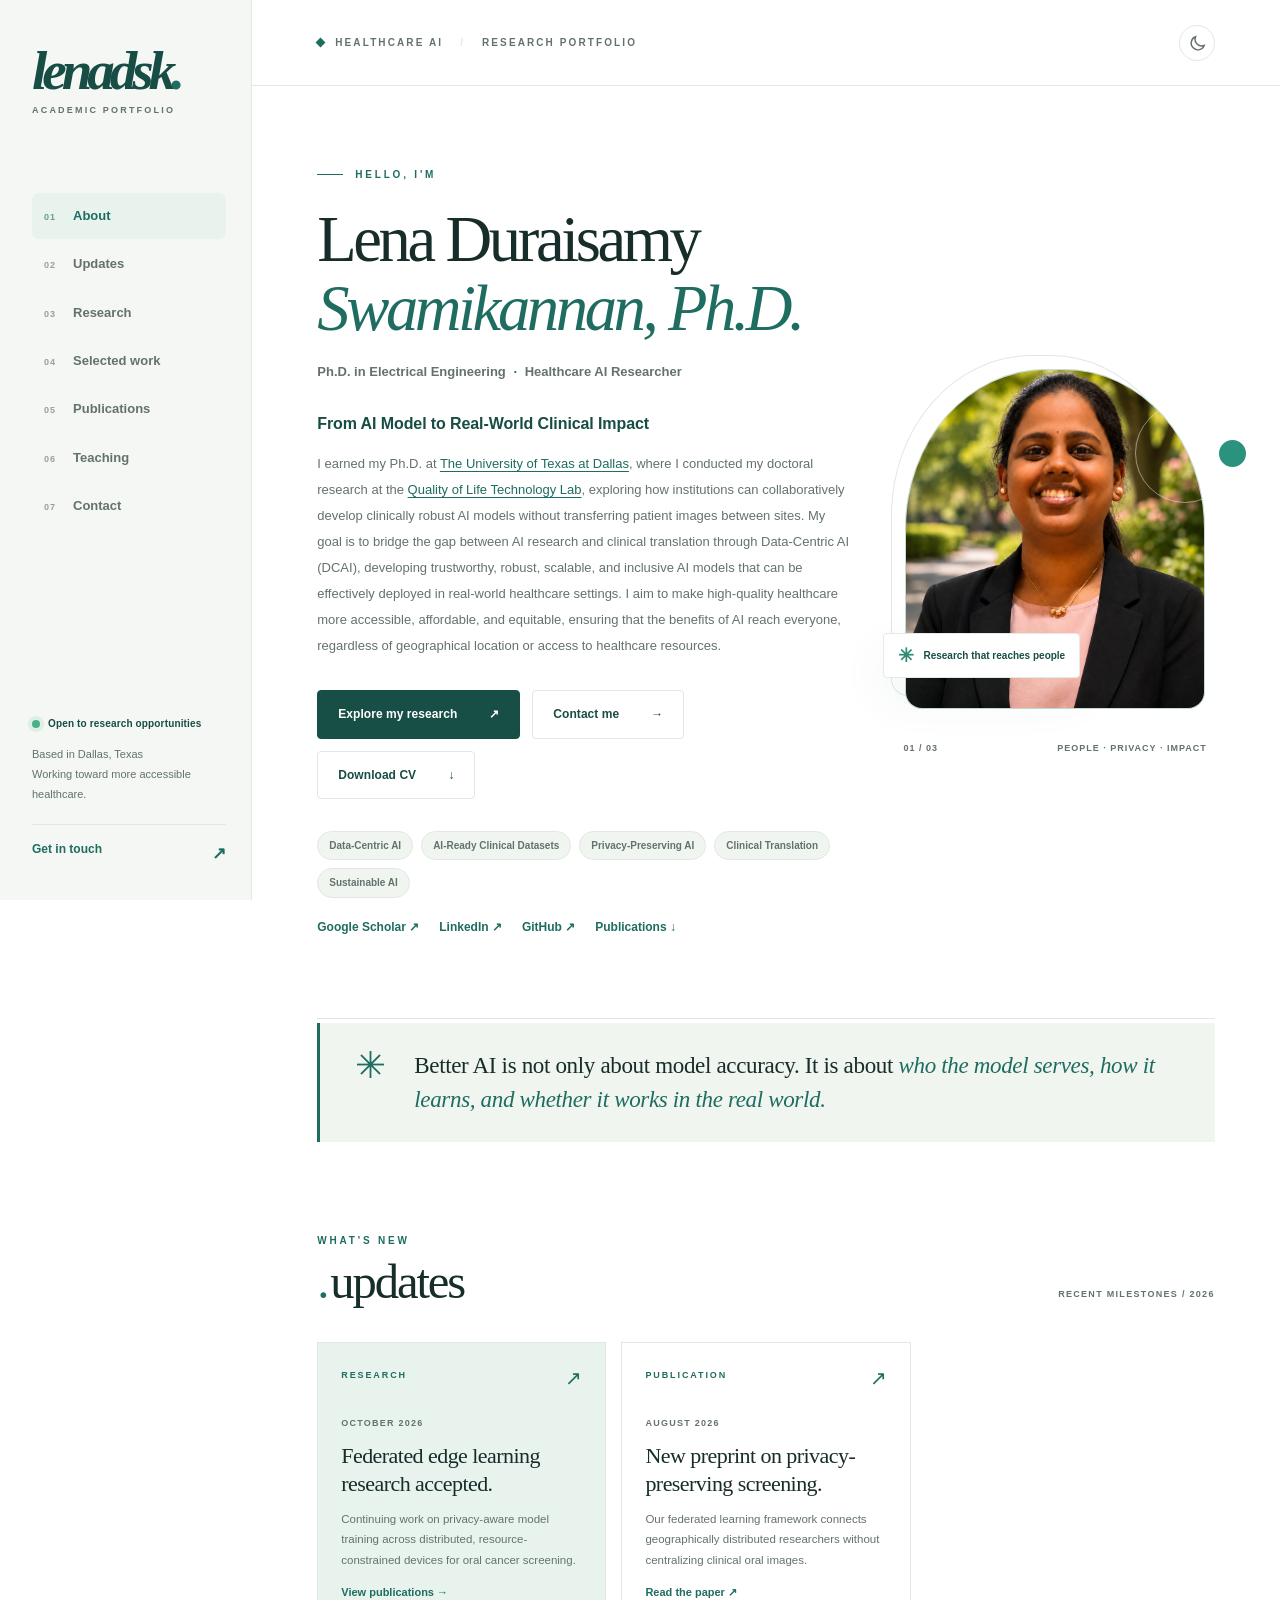
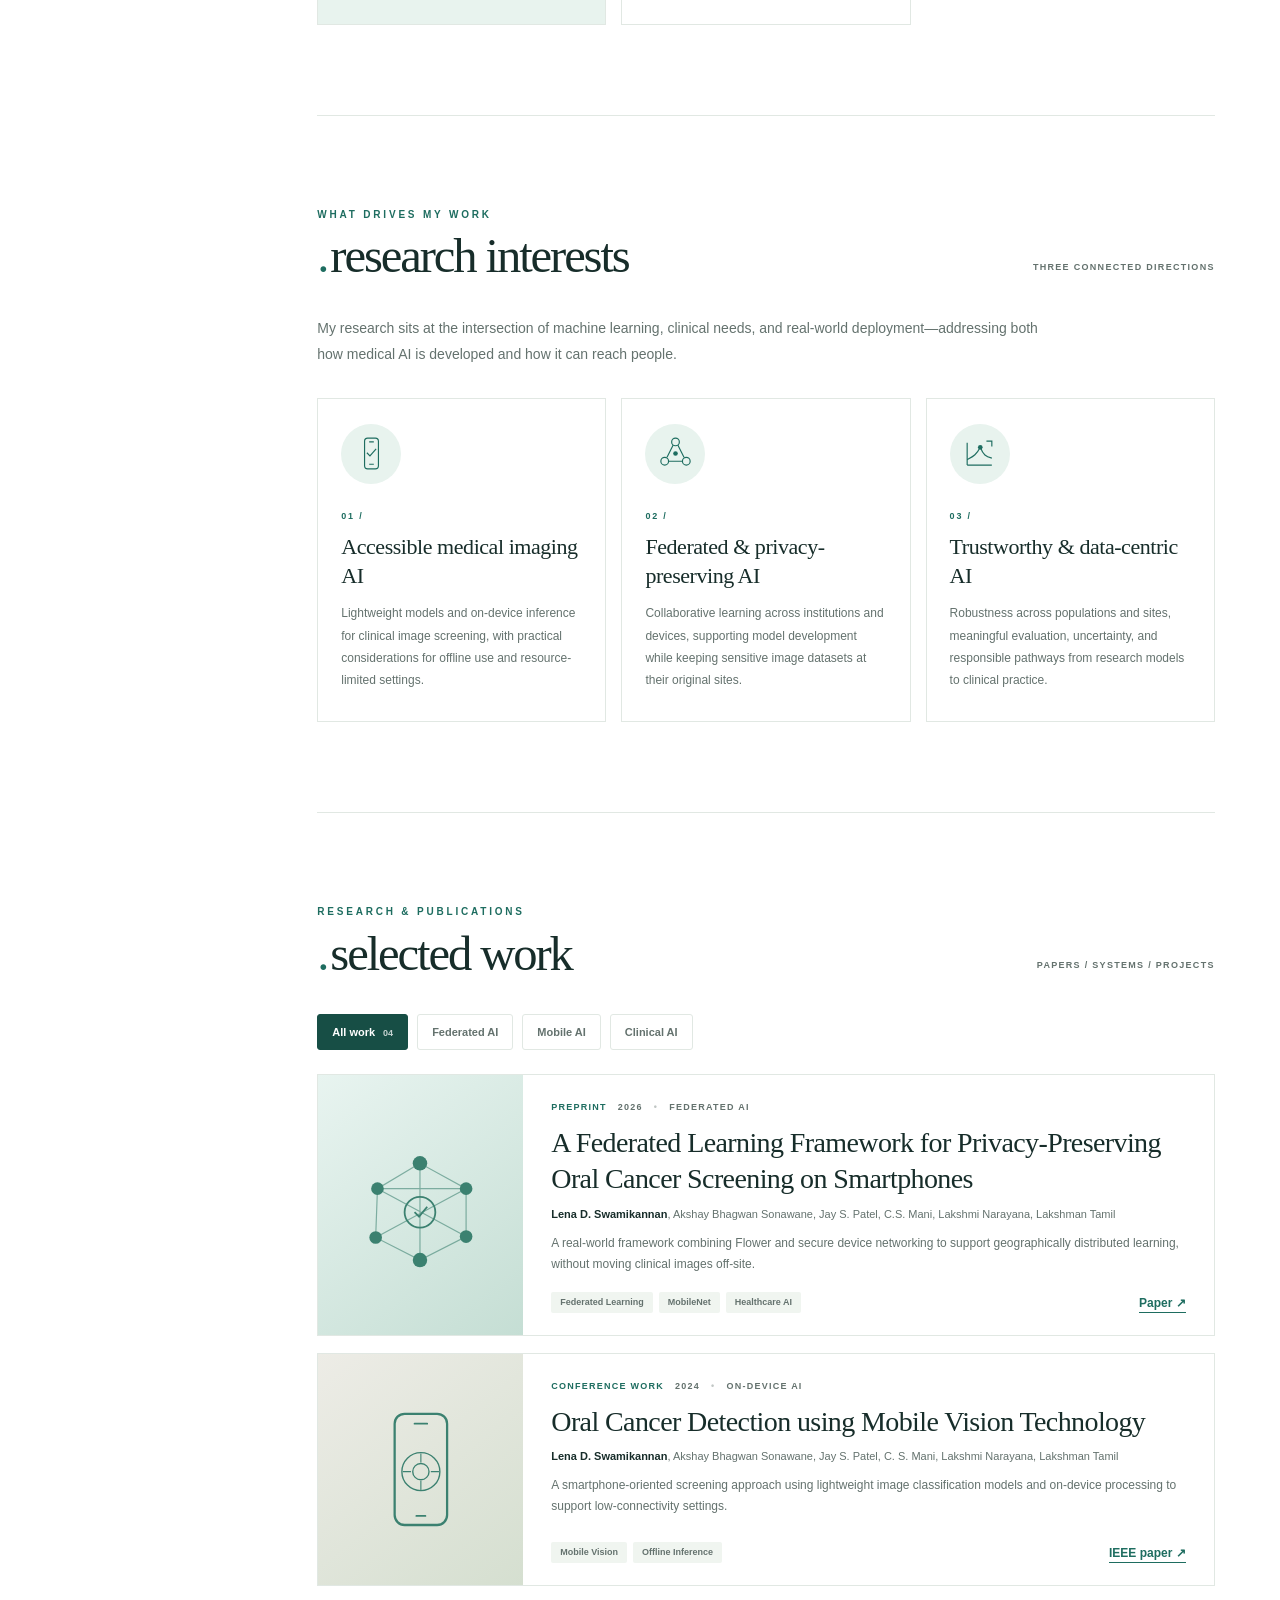
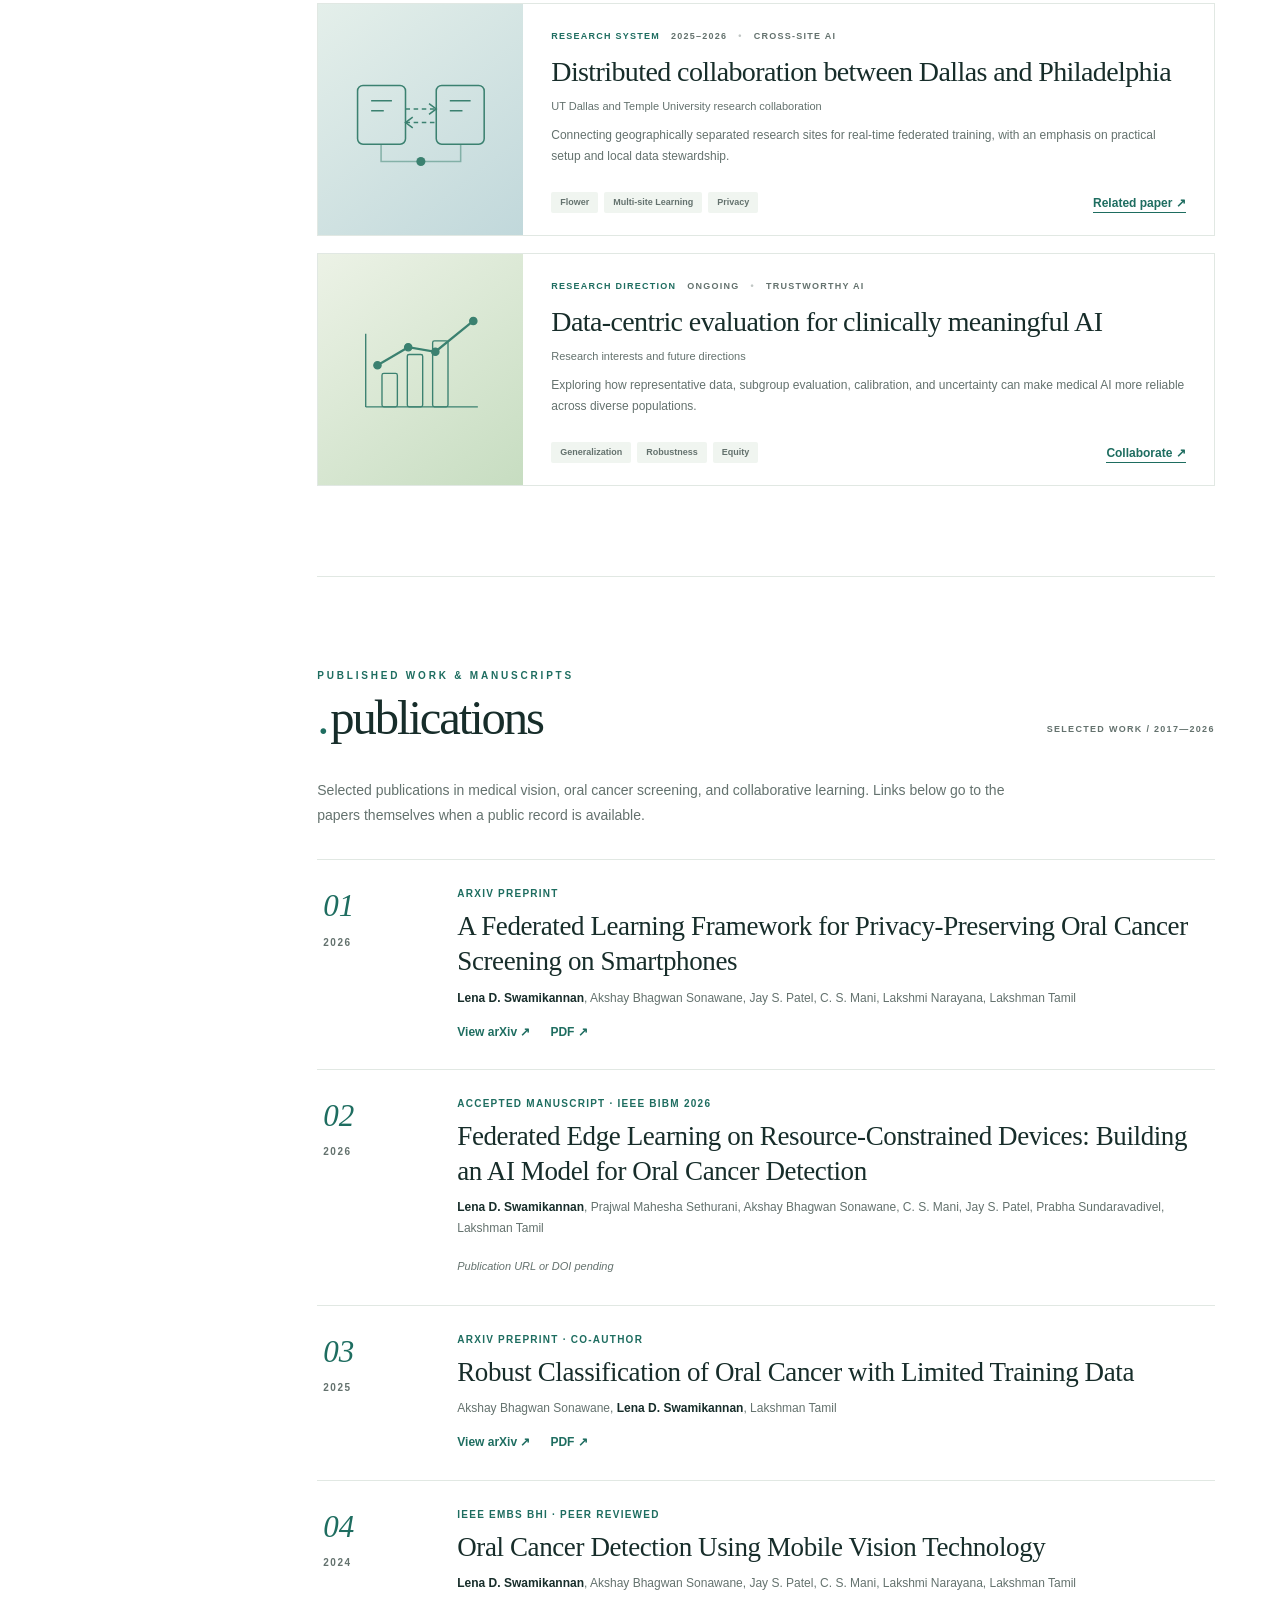
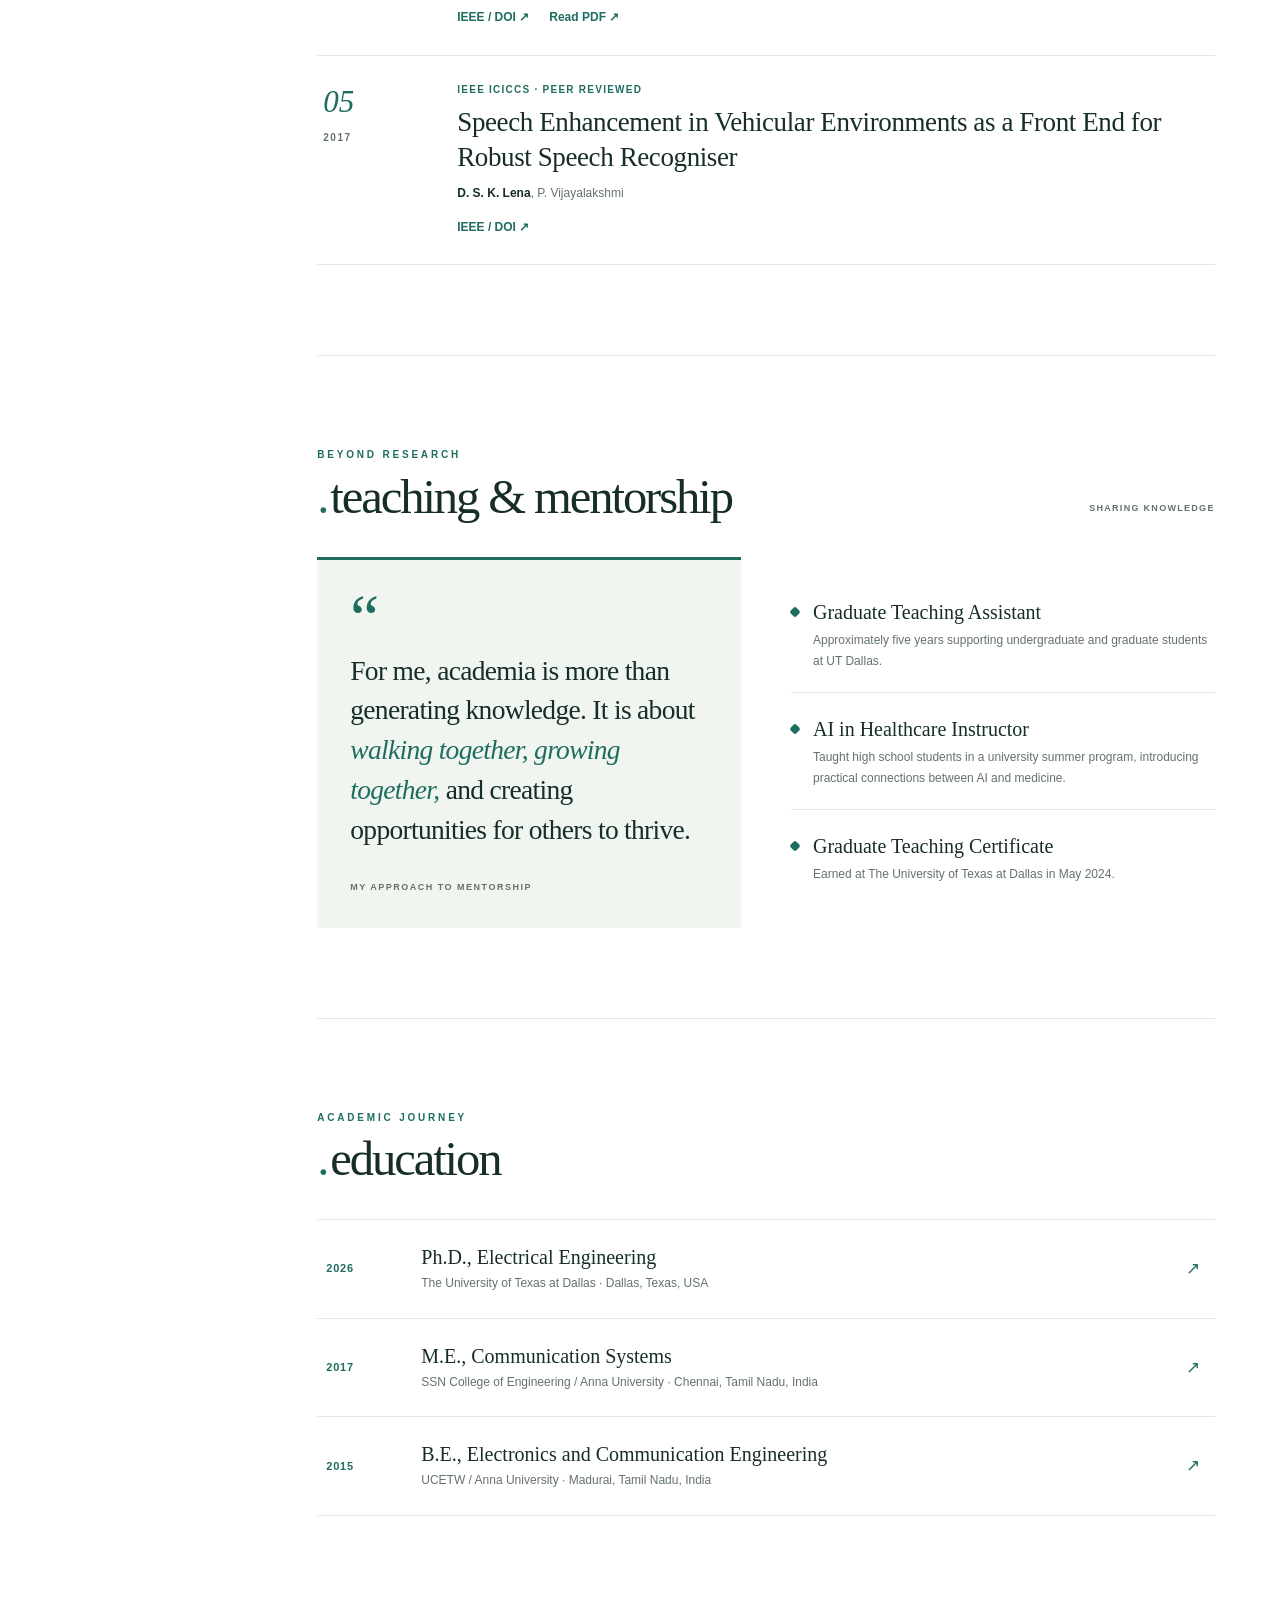
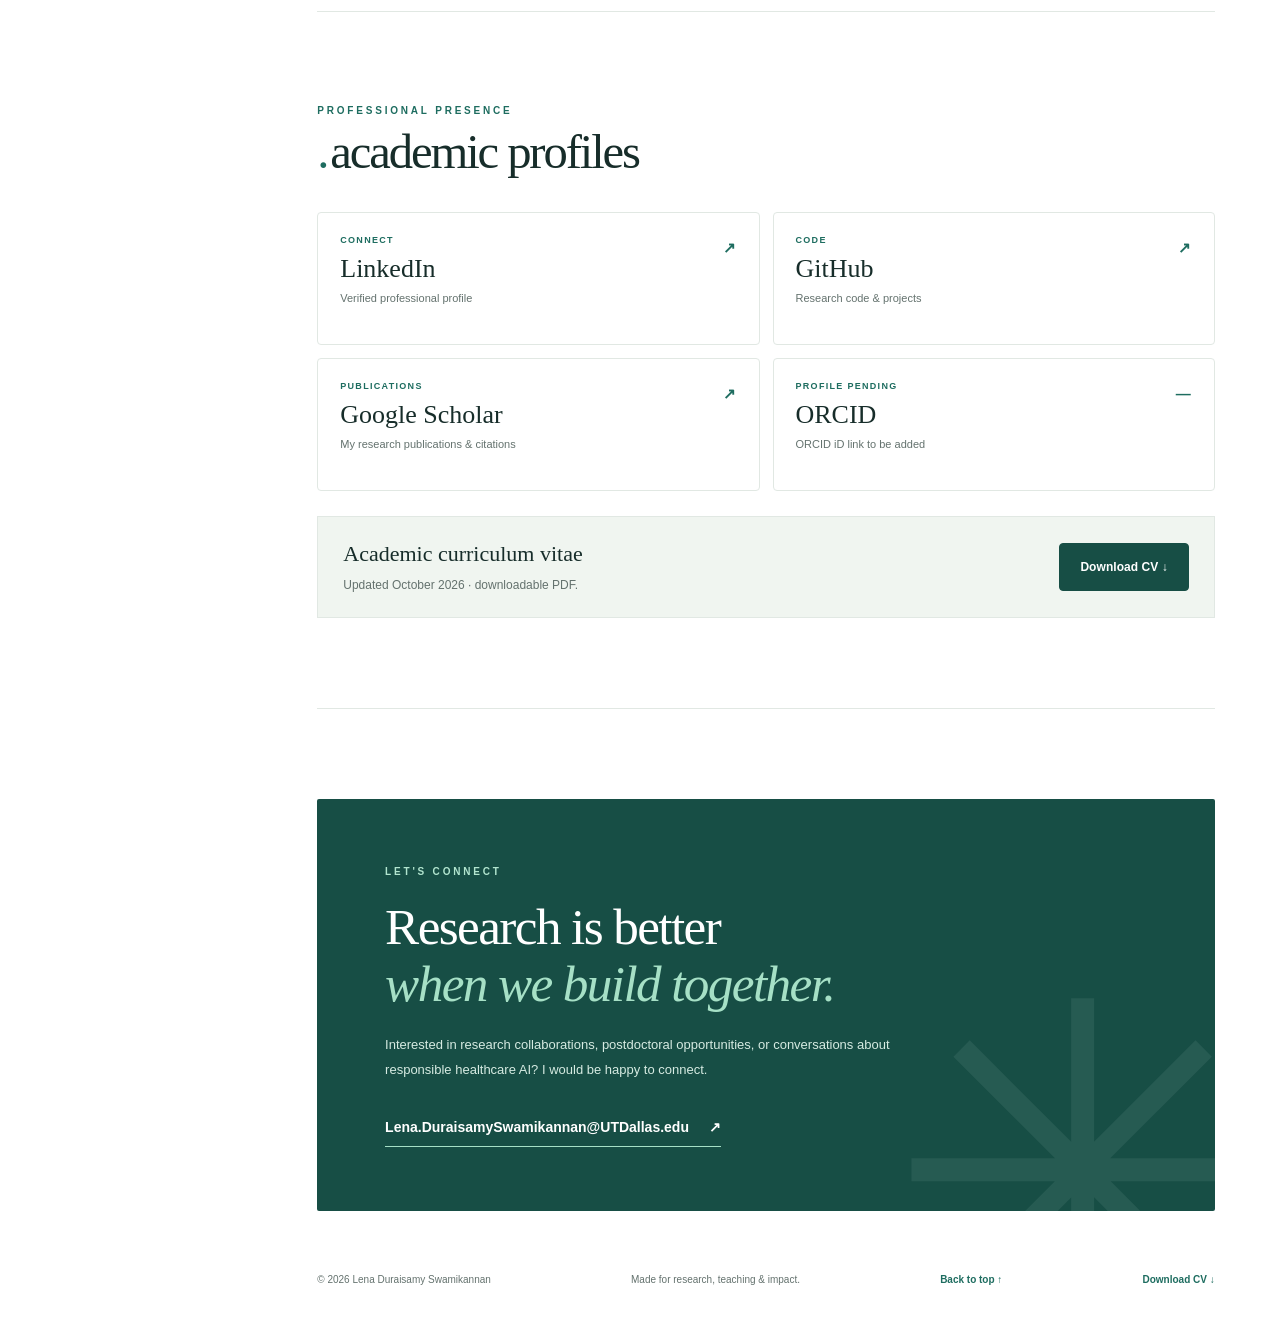
<file: index.html>
<!DOCTYPE html>
<html data-theme="light" lang="en">
<head>
<meta charset="utf-8"/>
<meta content="width=device-width, initial-scale=1" name="viewport"/>
<meta content="#f8f8f5" name="theme-color"/>
<meta content="Lena D. Swamikannan, Ph.D. — researcher in healthcare AI, medical imaging, federated learning, and on-device AI for accessible clinical screening." name="description"/>
<meta content="website" property="og:type"/>
<meta content="Lena D. Swamikannan | Healthcare AI Researcher" property="og:title"/>
<meta content="Research in privacy-preserving healthcare AI, medical imaging, federated learning and mobile clinical screening." property="og:description"/>
<title>Lena D. Swamikannan — Healthcare AI Researcher</title>
<link href="assets/favicon.svg" rel="icon" type="image/svg+xml"/>
<link href="styles.css" rel="stylesheet"/>
<script defer="" src="script.js"></script>
<link href="https://lenadsk.github.io/" rel="canonical"/>
<meta content="https://lenadsk.github.io/" property="og:url"/>
<meta content="https://lenadsk.github.io/assets/lena-headshot.webp" property="og:image"/>
<meta content="index, follow, max-image-preview:large" name="robots"/>
<meta content="Lena Duraisamy Swamikannan" name="author"/>
<meta content="summary_large_image" name="twitter:card"/>
<script type="application/ld+json">
{
  "@context": "https://schema.org",
  "@type": "Person",
  "name": "Lena Duraisamy Swamikannan",
  "alternateName": "Lena D. Swamikannan",
  "url": "https://lenadsk.github.io/",
  "image": "https://lenadsk.github.io/assets/lena-headshot.webp",
  "description": "Healthcare AI researcher focused on medical image analysis, federated learning, privacy-preserving AI and on-device oral cancer screening.",
  "affiliation": {
    "@type": "CollegeOrUniversity",
    "name": "The University of Texas at Dallas",
    "url": "https://www.utdallas.edu/"
  },
  "alumniOf": {
    "@type": "CollegeOrUniversity",
    "name": "The University of Texas at Dallas"
  },
  "knowsAbout": [
    "Healthcare artificial intelligence",
    "Medical imaging",
    "Federated learning",
    "Privacy-preserving AI",
    "Edge AI",
    "Oral cancer screening"
  ],
  "sameAs": [
    "https://scholar.google.com/citations?user=9zsQAH0AAAAJ&hl=en",
    "https://github.com/LenaDSK",
    "https://www.linkedin.com/in/lenavijay-ai-in-healthcare"
  ],
  "subjectOf": [
    {
      "@type": "ScholarlyArticle",
      "name": "A Federated Learning Framework for Privacy-Preserving Oral Cancer Screening on Smartphones",
      "url": "https://arxiv.org/abs/2608.19462",
      "datePublished": "2026"
    },
    {
      "@type": "ScholarlyArticle",
      "name": "Oral Cancer Detection Using Mobile Vision Technology",
      "url": "https://doi.org/10.1109/BHI62660.2024.10913489",
      "datePublished": "2024"
    },
    {
      "@type": "ScholarlyArticle",
      "name": "Robust Classification of Oral Cancer with Limited Training Data",
      "url": "https://arxiv.org/abs/2510.01547",
      "datePublished": "2025"
    }
  ]
}
</script>
</head>
<body>

<a class="skip-link" href="#main">Skip to content</a>

<div class="layout">
<aside aria-label="Site navigation" class="sidebar" id="sidebar">
<a aria-label="Lena Duraisamy Swamikannan, Ph.D. back to top" class="identity" href="#home">
<span class="identity-mark">lenadsk<span>.</span></span>
<span class="identity-caption">ACADEMIC PORTFOLIO</span>
</a>

<nav aria-label="Main navigation" class="nav-links">
<a class="nav-link active" href="#home"><span class="nav-index">01</span> About</a>
<a class="nav-link" href="#updates"><span class="nav-index">02</span> Updates</a>
<a class="nav-link" href="#research"><span class="nav-index">03</span> Research</a>
<a class="nav-link" href="#work"><span class="nav-index">04</span> Selected work</a>
<a class="nav-link" href="#publications"><span class="nav-index">05</span> Publications</a>
<a class="nav-link" href="#teaching"><span class="nav-index">06</span> Teaching</a>
<a class="nav-link" href="#contact"><span class="nav-index">07</span> Contact</a>
</nav>

<div class="sidebar-bottom">
<div class="availability"><span aria-hidden="true" class="status-dot"></span> Open to research opportunities</div>
<p>Based in Dallas, Texas<br/>Working toward more accessible healthcare.</p>
<a class="side-email" href="mailto:Lena.DuraisamySwamikannan@UTDallas.edu">Get in touch <span aria-hidden="true">↗</span></a>
</div>
</aside>

<div class="content-shell">
<header class="topbar">
<a class="mobile-brand" href="#home">ls<span>.</span></a>
<div class="topbar-caption"><span aria-hidden="true" class="little-square"></span> HEALTHCARE AI <span class="caption-divider">/</span> RESEARCH PORTFOLIO</div>
<div class="topbar-actions">
<button aria-label="Switch to dark mode" class="theme-toggle" id="theme-toggle" title="Toggle light and dark mode" type="button">
<svg aria-hidden="true" class="sun-icon" fill="none" stroke="currentColor" stroke-linecap="round" stroke-width="1.8" viewBox="0 0 24 24"><circle cx="12" cy="12" r="4"></circle><path d="M12 2v2m0 16v2M4.93 4.93l1.41 1.41m11.32 11.32 1.41 1.41M2 12h2m16 0h2M4.93 19.07l1.41-1.41M17.66 6.34l1.41-1.41"></path></svg>
<svg aria-hidden="true" class="moon-icon" fill="none" stroke="currentColor" stroke-linecap="round" stroke-width="1.8" viewBox="0 0 24 24"><path d="M20.5 14.4A8.4 8.4 0 0 1 9.6 3.5 8.5 8.5 0 1 0 20.5 14.4Z"></path></svg>
</button>
<button aria-controls="sidebar" aria-expanded="false" aria-label="Open navigation" class="menu-toggle" id="menu-toggle" type="button">
<span></span><span></span><span></span>
</button>
</div>
</header>

<main id="main">

<!-- ABOUT -->
<section aria-labelledby="main-title" class="hero section" id="home">
<div class="hero-content">
<p class="eyebrow"><span class="eyebrow-dash"></span> HELLO, I'M</p>
<h1 id="main-title">Lena Duraisamy<br/><em>Swamikannan, Ph.D.</em></h1>
<div class="hero-subtitle">Ph.D. in Electrical Engineering <span>·</span> Healthcare AI Researcher</div>
<p class="hero-lede"><strong> From AI Model to Real-World Clinical Impact</strong></p>


<p class="hero-support">
  I earned my Ph.D. at
  <a href="https://www.utdallas.edu/" target="_blank" rel="noopener noreferrer">The University of Texas at Dallas</a>,
  where I conducted my doctoral research at the
  <a href="https://ecs.utdallas.edu/research/researchlabs/QoLT/index.html"
     target="_blank" rel="noopener noreferrer">Quality of Life Technology Lab</a>,
  exploring how institutions can collaboratively develop clinically robust AI
  models without transferring patient images between sites.

  My goal is to bridge the gap between AI research and clinical translation
  through Data-Centric AI (DCAI), developing trustworthy, robust, scalable,
  and inclusive AI models that can be effectively deployed in real-world
  healthcare settings.

  I aim to make high-quality healthcare more accessible, affordable, and
  equitable, ensuring that the benefits of AI reach everyone, regardless
  of geographical location or access to healthcare resources.
</p>



<div class="hero-actions">
<a class="button button-primary" href="#work">Explore my research <span aria-hidden="true">↗</span></a>
<a class="button button-secondary" href="mailto:Lena.DuraisamySwamikannan@UTDallas.edu">Contact me <span aria-hidden="true">→</span></a>
<a class="button button-secondary" download="Lena_D_Swamikannan_Academic_CV.pdf" href="documents/Lena_D_Swamikannan_Academic_CV.pdf">Download CV <span aria-hidden="true">↓</span></a>
</div>

<div aria-label="Research areas" class="hero-pills">
<span>Data-Centric AI</span>
<span>AI-Ready Clinical Datasets</span>
<span>Privacy-Preserving AI</span>
<span>Clinical Translation</span>
<span>Sustainable AI</span>
</div>

<div aria-label="Verified academic links" class="hero-profile-links">
<a href="https://scholar.google.com/citations?user=9zsQAH0AAAAJ&amp;hl=en" rel="noopener noreferrer" target="_blank">Google Scholar ↗</a>
<a href="https://www.linkedin.com/in/lenavijay-ai-in-healthcare" rel="noopener noreferrer" target="_blank">LinkedIn ↗</a>
<a href="https://github.com/LenaDSK" rel="noopener noreferrer" target="_blank">GitHub ↗</a>
<a href="#publications">Publications ↓</a>
</div>
</div>

<div class="hero-visual">
<div class="profile-frame">
<span class="orbit orbit-one"></span>
<span class="orbit orbit-two"></span>
<img alt="Professional portrait of Lena Duraisamy Swamikannan" class="portrait" decoding="async" fetchpriority="high" height="1127" src="assets/lena-headshot.webp" width="840"/>
<div class="portrait-tag"><span class="tag-icon">✳</span> Research that reaches people</div>
</div>
<div class="visual-caption"><span>01 / 03</span> <span>PEOPLE · PRIVACY · IMPACT</span></div>
</div>
</section>

<div aria-label="Research mission" class="mission-band">
<span aria-hidden="true" class="mission-asterisk">✳</span>
<p>Better AI is not only about model accuracy. It is about <em>who the model serves, how it learns, and whether it works in the real world.</em></p>
</div>

<!-- UPDATES -->
<section aria-labelledby="updates-title" class="section" id="updates">
<div class="section-heading">
<div>
<p class="section-kicker">WHAT'S NEW</p>
<h2 id="updates-title"><span class="heading-dot">.</span>updates</h2>
</div>
<span class="section-aside">RECENT MILESTONES / 2026</span>
</div>

<div class="updates-grid">

<article class="update-card highlight-card">
<div class="update-top">
<span class="small-caps">RESEARCH</span>
<span aria-hidden="true" class="arrow-northeast">↗</span>
</div>
<time datetime="2026-10">OCTOBER 2026</time>
<h3>Federated edge learning research accepted.</h3>
<p>Continuing work on privacy-aware model training across distributed, resource-constrained devices for oral cancer screening.</p>
<a class="text-link" href="#publications">View publications <span aria-hidden="true">→</span></a>
</article>



<article class="update-card">
<div class="update-top">
<span class="small-caps">PUBLICATION</span>
<span aria-hidden="true" class="arrow-northeast">↗</span>
</div>
<time datetime="2026-08">AUGUST 2026</time>
<h3>New preprint on privacy-preserving screening.</h3>
<p>Our federated learning framework connects geographically distributed researchers without centralizing clinical oral images.</p>
<a class="text-link" href="https://arxiv.org/abs/2608.19462" rel="noopener noreferrer" target="_blank">Read the paper <span aria-hidden="true">↗</span></a>
</article>

</div>
</section>

<!-- RESEARCH INTERESTS -->
<section aria-labelledby="research-title" class="section" id="research">
<div class="section-heading">
<div>
<p class="section-kicker">WHAT DRIVES MY WORK</p>
<h2 id="research-title"><span class="heading-dot">.</span>research interests</h2>
</div>
<span class="section-aside">THREE CONNECTED DIRECTIONS</span>
</div>
<p class="section-intro">My research sits at the intersection of machine learning, clinical needs, and real-world deployment—addressing both how medical AI is developed and how it can reach people.</p>

<div class="interest-grid">
<article class="interest-card">
<div aria-hidden="true" class="interest-icon">
<svg fill="none" stroke="currentColor" stroke-width="1.5" viewBox="0 0 48 48"><rect height="40" rx="4" width="18" x="15" y="4"></rect><path d="M21 9h6M21 38h6"></path><path d="M18 23l4 4 8-9"></path></svg>
</div>
<span class="interest-number">01 /</span>
<h3>Accessible medical imaging AI</h3>
<p>Lightweight models and on-device inference for clinical image screening, with practical considerations for offline use and resource-limited settings.</p>
</article>

<article class="interest-card">
<div aria-hidden="true" class="interest-icon">
<svg fill="none" stroke="currentColor" stroke-width="1.5" viewBox="0 0 48 48"><circle cx="24" cy="9" r="5"></circle><circle cx="10" cy="34" r="5"></circle><circle cx="38" cy="34" r="5"></circle><path d="M21 13 13 29M27 13l8 16M15 34h18"></path><circle cx="24" cy="24" fill="currentColor" r="3" stroke="none"></circle></svg>
</div>
<span class="interest-number">02 /</span>
<h3>Federated &amp; privacy-preserving AI</h3>
<p>Collaborative learning across institutions and devices, supporting model development while keeping sensitive image datasets at their original sites.</p>
</article>

<article class="interest-card">
<div aria-hidden="true" class="interest-icon">
<svg fill="none" stroke="currentColor" stroke-width="1.5" viewBox="0 0 48 48"><path d="M8 32c7-4 12-6 17-16 4 10 7 12 15 14"></path><path d="M8 39h32M8 10v29"></path><circle cx="25" cy="16" fill="currentColor" r="3" stroke="none"></circle><path d="m33 8 7 0 0 7"></path></svg>
</div>
<span class="interest-number">03 /</span>
<h3>Trustworthy &amp; data-centric AI</h3>
<p>Robustness across populations and sites, meaningful evaluation, uncertainty, and responsible pathways from research models to clinical practice.</p>
</article>
</div>
</section>

<!-- SELECTED WORK -->
<section aria-labelledby="work-title" class="section" id="work">
<div class="section-heading">
<div>
<p class="section-kicker">RESEARCH &amp; PUBLICATIONS</p>
<h2 id="work-title"><span class="heading-dot">.</span>selected work</h2>
</div>
<span class="section-aside">PAPERS / SYSTEMS / PROJECTS</span>
</div>

<div aria-label="Filter selected work" class="filters" role="group">
<button aria-pressed="true" class="filter active" data-filter="all" type="button">All work <span>04</span></button>
<button aria-pressed="false" class="filter" data-filter="federated" type="button">Federated AI</button>
<button aria-pressed="false" class="filter" data-filter="mobile" type="button">Mobile AI</button>
<button aria-pressed="false" class="filter" data-filter="clinical" type="button">Clinical AI</button>
</div>

<div class="works" id="works-list">

<article class="work-card" data-topics="federated mobile clinical">
<div aria-hidden="true" class="work-graphic graphic-network">
<svg fill="none" viewBox="0 0 170 150"><g opacity=".58" stroke="currentColor" stroke-width="1.3"><path d="M84 28 37 56 35 110 84 135 135 109 135 56Z"></path><path d="M84 28v107M37 56l98 53M135 56 35 110M37 56l98 0"></path></g><g fill="currentColor"><circle cx="84" cy="28" r="8"></circle><circle cx="37" cy="56" r="7"></circle><circle cx="135" cy="56" r="7"></circle><circle cx="35" cy="110" r="7"></circle><circle cx="135" cy="109" r="7"></circle><circle cx="84" cy="135" r="8"></circle></g><circle cx="84" cy="82" fill="none" r="17" stroke="currentColor" stroke-width="2"></circle><path d="m78 82 5 5 9-11" stroke="currentColor" stroke-width="2"></path></svg>
</div>
<div class="work-body">
<div class="work-meta"><span class="work-type">PREPRINT</span><span>2026</span><span class="meta-dot">•</span><span>FEDERATED AI</span></div>
<h3>A Federated Learning Framework for Privacy-Preserving Oral Cancer Screening on Smartphones</h3>
<p class="work-authors"><strong>Lena D. Swamikannan</strong>, Akshay Bhagwan Sonawane, Jay S. Patel, C.S. Mani, Lakshmi Narayana, Lakshman Tamil</p>
<p class="work-summary">A real-world framework combining Flower and secure device networking to support geographically distributed learning, without moving clinical images off-site.</p>
<div class="work-bottom">
<div class="tags"><span>Federated Learning</span><span>MobileNet</span><span>Healthcare AI</span></div>
<a class="paper-link" href="https://arxiv.org/abs/2608.19462" rel="noopener noreferrer" target="_blank">Paper ↗</a>
</div>
</div>
</article>

<article class="work-card" data-topics="mobile clinical">
<div aria-hidden="true" class="work-graphic graphic-mobile">
<svg fill="none" viewBox="0 0 170 150"><rect height="123" rx="11" stroke="currentColor" stroke-width="2.5" width="58" x="56" y="13"></rect><path d="M78 24h14M80 126h10" stroke="currentColor" stroke-linecap="round" stroke-width="2"></path><circle cx="85" cy="77" r="21" stroke="currentColor" stroke-width="1.5"></circle><circle cx="85" cy="77" r="9" stroke="currentColor" stroke-width="1.5"></circle><path d="M65 77h9m22 0h9M85 57v10m0 20v11" stroke="currentColor" stroke-width="1.2"></path></svg>
</div>
<div class="work-body">
<div class="work-meta"><span class="work-type">CONFERENCE WORK</span><span>2024</span><span class="meta-dot">•</span><span>ON-DEVICE AI</span></div>
<h3>Oral Cancer Detection using Mobile Vision Technology</h3>
<p class="work-authors"><strong>Lena D. Swamikannan</strong>, Akshay Bhagwan Sonawane, Jay S. Patel, C. S. Mani, Lakshmi Narayana, Lakshman Tamil</p>
<p class="work-summary">A smartphone-oriented screening approach using lightweight image classification models and on-device processing to support low-connectivity settings.</p>
<div class="work-bottom">
<div class="tags"><span>Mobile Vision</span><span>Offline Inference</span></div>
<a class="paper-link" href="https://doi.org/10.1109/BHI62660.2024.10913489" rel="noopener noreferrer" target="_blank">IEEE paper ↗</a>
</div>
</div>
</article>

<article class="work-card" data-topics="federated clinical">
<div aria-hidden="true" class="work-graphic graphic-clinical">
<svg fill="none" stroke="currentColor" stroke-width="1.7" viewBox="0 0 170 150"><rect height="65" rx="6" width="53" x="15" y="37"></rect><rect height="65" rx="6" width="53" x="102" y="37"></rect><path d="M30 54h23M30 65h14M117 54h23M117 65h14"></path><path d="M68 63h34M68 78h34" stroke-dasharray="5 4"></path><path d="m94 57 8 6-8 6M76 72l-8 6 8 6"></path><path d="M41 102v19h88v-19" opacity=".5"></path><circle cx="85" cy="121" fill="currentColor" r="5" stroke="none"></circle></svg>
</div>
<div class="work-body">
<div class="work-meta"><span class="work-type">RESEARCH SYSTEM</span><span>2025–2026</span><span class="meta-dot">•</span><span>CROSS-SITE AI</span></div>
<h3>Distributed collaboration between Dallas and Philadelphia</h3>
<p class="work-authors">UT Dallas and Temple University research collaboration</p>
<p class="work-summary">Connecting geographically separated research sites for real-time federated training, with an emphasis on practical setup and local data stewardship.</p>
<div class="work-bottom">
<div class="tags"><span>Flower</span><span>Multi-site Learning</span><span>Privacy</span></div>
<a class="paper-link" href="https://arxiv.org/abs/2608.19462" rel="noopener noreferrer" target="_blank">Related paper ↗</a>
</div>
</div>
</article>

<article class="work-card" data-topics="clinical mobile">
<div aria-hidden="true" class="work-graphic graphic-data">
<svg fill="none" stroke="currentColor" stroke-width="1.5" viewBox="0 0 170 150"><path d="M24 116V35M24 116h124"></path><rect height="37" rx="2" width="17" x="42" y="79"></rect><rect height="58" rx="2" width="17" x="70" y="58"></rect><rect height="73" rx="2" width="17" x="98" y="43"></rect><path d="m37 70 34-20 30 5 42-34" stroke-width="2.5"></path><circle cx="37" cy="70" fill="currentColor" r="4"></circle><circle cx="71" cy="50" fill="currentColor" r="4"></circle><circle cx="101" cy="55" fill="currentColor" r="4"></circle><circle cx="143" cy="21" fill="currentColor" r="4"></circle></svg>
</div>
<div class="work-body">
<div class="work-meta"><span class="work-type">RESEARCH DIRECTION</span><span>ONGOING</span><span class="meta-dot">•</span><span>TRUSTWORTHY AI</span></div>
<h3>Data-centric evaluation for clinically meaningful AI</h3>
<p class="work-authors">Research interests and future directions</p>
<p class="work-summary">Exploring how representative data, subgroup evaluation, calibration, and uncertainty can make medical AI more reliable across diverse populations.</p>
<div class="work-bottom">
<div class="tags"><span>Generalization</span><span>Robustness</span><span>Equity</span></div>
<a class="paper-link" href="mailto:Lena.DuraisamySwamikannan@UTDallas.edu?subject=Research%20collaboration">Collaborate ↗</a>
</div>
</div>
</article>

</div>
<p class="filter-empty" hidden="" id="filter-empty">No projects match this filter.</p>
</section>

<!-- PUBLICATIONS -->
<section aria-labelledby="publications-title" class="section" id="publications">
<div class="section-heading">
<div>
<p class="section-kicker">PUBLISHED WORK &amp; MANUSCRIPTS</p>
<h2 id="publications-title"><span class="heading-dot">.</span>publications</h2>
</div>
<span class="section-aside">SELECTED WORK / 2017—2026</span>
</div>
<p class="section-intro">Selected publications in medical vision, oral cancer screening, and collaborative learning. Links below go to the papers themselves when a public record is available.</p>

<div class="publication-list">

<article class="publication-entry">
<div class="pub-index">01 <span>2026</span></div>
<div>
<span class="pub-category">ARXIV PREPRINT</span>
<h3>A Federated Learning Framework for Privacy-Preserving Oral Cancer Screening on Smartphones</h3>
<p><strong>Lena D. Swamikannan</strong>, Akshay Bhagwan Sonawane, Jay S. Patel, C. S. Mani, Lakshmi Narayana, Lakshman Tamil</p>
<div class="pub-links">
<a href="https://arxiv.org/abs/2608.19462" rel="noopener noreferrer" target="_blank">View arXiv ↗</a>
<a href="https://arxiv.org/pdf/2608.19462" rel="noopener noreferrer" target="_blank">PDF ↗</a>
</div>
</div>
</article>

<article class="publication-entry">
<div class="pub-index">02 <span>2026</span></div>
<div>
<span class="pub-category">ACCEPTED MANUSCRIPT · IEEE BIBM 2026</span>
<h3>Federated Edge Learning on Resource-Constrained Devices: Building an AI Model for Oral Cancer Detection</h3>
<p><strong>Lena D. Swamikannan</strong>, Prajwal Mahesha Sethurani, Akshay Bhagwan Sonawane, C. S. Mani, Jay S. Patel, Prabha Sundaravadivel, Lakshman Tamil</p>
<span class="pub-note">Publication URL or DOI pending</span>
</div>
</article>

<article class="publication-entry">
<div class="pub-index">03 <span>2025</span></div>
<div>
<span class="pub-category">ARXIV PREPRINT · CO-AUTHOR</span>
<h3>Robust Classification of Oral Cancer with Limited Training Data</h3>
<p>Akshay Bhagwan Sonawane, <strong>Lena D. Swamikannan</strong>, Lakshman Tamil</p>
<div class="pub-links">
<a href="https://arxiv.org/abs/2510.01547" rel="noopener noreferrer" target="_blank">View arXiv ↗</a>
<a href="https://arxiv.org/pdf/2510.01547" rel="noopener noreferrer" target="_blank">PDF ↗</a>
</div>
</div>
</article>

<article class="publication-entry">
<div class="pub-index">04 <span>2024</span></div>
<div>
<span class="pub-category">IEEE EMBS BHI · PEER REVIEWED</span>
<h3>Oral Cancer Detection Using Mobile Vision Technology</h3>
<p><strong>Lena D. Swamikannan</strong>, Akshay Bhagwan Sonawane, Jay S. Patel, C. S. Mani, Lakshmi Narayana, Lakshman Tamil</p>
<div class="pub-links">
<a href="https://doi.org/10.1109/BHI62660.2024.10913489" rel="noopener noreferrer" target="_blank">IEEE / DOI ↗</a>
<a href="https://openreview.net/pdf/2645e23917fd41ca79115cc439be4ae23e3f6e10.pdf" rel="noopener noreferrer" target="_blank">Read PDF ↗</a>
</div>
</div>
</article>

<article class="publication-entry">
<div class="pub-index">05 <span>2017</span></div>
<div>
<span class="pub-category">IEEE ICICCS · PEER REVIEWED</span>
<h3>Speech Enhancement in Vehicular Environments as a Front End for Robust Speech Recogniser</h3>
<p><strong>D. S. K. Lena</strong>, P. Vijayalakshmi</p>
<div class="pub-links">
<a href="https://doi.org/10.1109/ICCONS.2017.8250759" rel="noopener noreferrer" target="_blank">IEEE / DOI ↗</a>
</div>
</div>
</article>

</div>
</section>

<!-- TEACHING -->
<section aria-labelledby="teaching-title" class="section" id="teaching">
<div class="section-heading">
<div>
<p class="section-kicker">BEYOND RESEARCH</p>
<h2 id="teaching-title"><span class="heading-dot">.</span>teaching &amp; mentorship</h2>
</div>
<span class="section-aside">SHARING KNOWLEDGE</span>
</div>

<div class="teaching-layout">
<div class="teaching-statement">
<span class="statement-mark">“</span>
<blockquote>For me, academia is more than generating knowledge. It is about <em>walking together, growing together,</em> and creating opportunities for others to thrive.</blockquote>
<span class="statement-caption">MY APPROACH TO MENTORSHIP</span>
</div>
<div class="teaching-details">
<div class="detail-line"><span class="detail-bullet"></span><div><h3>Graduate Teaching Assistant</h3><p>Approximately five years supporting undergraduate and graduate students at UT Dallas.</p></div></div>
<div class="detail-line"><span class="detail-bullet"></span><div><h3>AI in Healthcare Instructor</h3><p>Taught high school students in a university summer program, introducing practical connections between AI and medicine.</p></div></div>
<div class="detail-line"><span class="detail-bullet"></span><div><h3>Graduate Teaching Certificate</h3><p>Earned at The University of Texas at Dallas in May 2024.</p></div></div>
</div>
</div>
</section>

<!-- EDUCATION -->
<section aria-labelledby="education-title" class="section education-section" id="education">
<div class="section-heading">
<div>
<p class="section-kicker">ACADEMIC JOURNEY</p>
<h2 id="education-title"><span class="heading-dot">.</span>education</h2>
</div>
</div>


<div class="education-list">
  <div class="education-row">
    <span class="education-year">2026</span>
    <div>
      <h3>Ph.D., Electrical Engineering</h3>
      <p>The University of Texas at Dallas · Dallas, Texas, USA</p>
    </div>
    <span aria-hidden="true" class="education-arrow">↗</span>
  </div>

  <div class="education-row">
    <span class="education-year">2017</span>
    <div>
      <h3>M.E., Communication Systems</h3>
      <p>SSN College of Engineering / Anna University · Chennai, Tamil Nadu, India</p>
    </div>
    <span aria-hidden="true" class="education-arrow">↗</span>
  </div>

  <div class="education-row">
    <span class="education-year">2015</span>
    <div>
      <h3>B.E., Electronics and Communication Engineering</h3>
      <p>UCETW / Anna University · Madurai, Tamil Nadu, India</p>
    </div>
    <span aria-hidden="true" class="education-arrow">↗</span>
  </div>
</div>

</section>

<!-- ACADEMIC PROFILES -->
<section aria-labelledby="profiles-title" class="section academic-profile-section" id="profiles">
<div class="section-heading">
<div>
<p class="section-kicker">PROFESSIONAL PRESENCE</p>
<h2 id="profiles-title"><span class="heading-dot">.</span>academic profiles</h2>
</div>
</div>
<div class="academic-profile-grid">
<a class="academic-profile-card" href="https://www.linkedin.com/in/lenavijay-ai-in-healthcare" rel="noopener noreferrer" target="_blank"><span>CONNECT</span><strong>LinkedIn</strong><small>Verified professional profile</small><b aria-hidden="true">↗</b></a>
<a class="academic-profile-card" href="https://github.com/LenaDSK" rel="noopener noreferrer" target="_blank"><span>CODE</span><strong>GitHub</strong><small>Research code &amp; projects</small><b aria-hidden="true">↗</b></a>
<a class="academic-profile-card" href="https://scholar.google.com/citations?user=9zsQAH0AAAAJ&amp;hl=en" rel="noopener noreferrer" target="_blank"><span>PUBLICATIONS</span><strong>Google Scholar</strong><small>My research publications &amp; citations</small><b aria-hidden="true">↗</b></a>
<div class="academic-profile-card profile-pending"><span>PROFILE PENDING</span><strong>ORCID</strong><small>ORCID iD link to be added</small><b aria-hidden="true">—</b></div>
</div>
<div class="cv-strip">
<div>
<strong>Academic curriculum vitae</strong>
<p>Updated October 2026 · downloadable PDF.</p>
</div>
<a class="button button-primary" download="Lena_D_Swamikannan_Academic_CV.pdf" href="documents/Lena_D_Swamikannan_Academic_CV.pdf">Download CV ↓</a>
</div>
</section>

<!-- CONTACT -->
<section aria-labelledby="contact-title" class="contact-section" id="contact">
<div class="contact-content">
<p class="section-kicker">LET'S CONNECT</p>
<h2 id="contact-title">Research is better<br/><em>when we build together.</em></h2>
<p>Interested in research collaborations, postdoctoral opportunities, or conversations about responsible healthcare AI? I would be happy to connect.</p>
<a class="contact-email" href="mailto:Lena.DuraisamySwamikannan@UTDallas.edu">Lena.DuraisamySwamikannan@UTDallas.edu <span aria-hidden="true">↗</span></a>
</div>
<div aria-hidden="true" class="contact-mark">✳</div>
</section>

</main>

<footer class="footer">
<span>© <span id="copyright-year">2026</span> Lena Duraisamy Swamikannan</span>
<span>Made for research, teaching &amp; impact.</span>
<a href="#home">Back to top ↑</a>
<a download="Lena_D_Swamikannan_Academic_CV.pdf" href="documents/Lena_D_Swamikannan_Academic_CV.pdf">Download CV ↓</a>
</footer>

</div>
</div>

</body>
</html>
</file>
<file: styles.css>
/* Lena D. Swamikannan — academic portfolio */
:root {
  color-scheme: light;
  --paper: #f8f9f6;
  --page: #fff;
  --ink: #172d2a;
  --muted: #64726e;
  --accent: #1e6d60;
  --accent-light: #e8f3ee;
  --border: #e1e8e3;
  --card: #fff;
  --soft: #f0f5f0;
  --sidebar: #f4f7f3;
  --deep: #174d45;
  --shadow: 0 18px 50px rgba(32, 76, 64, .065);
  --serif: Georgia, 'Times New Roman', serif;
  --sans: Inter, -apple-system, BlinkMacSystemFont, 'Segoe UI', Arial, sans-serif;
  --sidebar-w: 252px;
}
html[data-theme="dark"] {
  color-scheme: dark;
  --paper: #101a19;
  --page: #14211f;
  --ink: #edf5ef;
  --muted: #a7b8b0;
  --accent: #97dfbe;
  --accent-light: #1c3830;
  --border: #30423b;
  --card: #1a2a26;
  --soft: #1a302a;
  --sidebar: #11201c;
  --deep: #ccebdc;
  --shadow: 0 20px 50px rgba(0,0,0,.17);
}
*, *::before, *::after {box-sizing: border-box;}
html {scroll-behavior: smooth; scroll-padding-top: 100px;}
body {margin:0; color:var(--ink); background:var(--paper); font: 15px/1.72 var(--sans); -webkit-font-smoothing:antialiased;}
a {color:inherit; text-decoration:none;}
button {font:inherit;}
button, a {-webkit-tap-highlight-color: transparent;}
a:focus-visible, button:focus-visible {outline:3px solid var(--accent); outline-offset:4px; border-radius:4px;}
::selection {background:#9cd2bd; color:#113b35;}
[hidden] {display:none !important;}
.skip-link {position:fixed; top:-55px; left:16px; z-index:100; padding:10px 16px; background:var(--ink); color:var(--page); border-radius:6px;}
.skip-link:focus {top:12px;}
.layout {display:grid; grid-template-columns:var(--sidebar-w) minmax(0,1fr); max-width:1680px; margin:0 auto; min-height:100vh; background:var(--page); box-shadow: 0 0 65px rgba(28,61,50,.022);}
/* Vertical academic navigation */
.sidebar {position:sticky; top:0; align-self:start; height:100vh; min-height:650px; background:var(--sidebar); border-right:1px solid var(--border); padding:46px 25px 32px 32px; display:flex; flex-direction:column; z-index:20;}
.identity {display:inline-flex; flex-direction:column; align-items:flex-start; gap:7px; width:max-content;}
.identity-mark, .mobile-brand {font:italic 700 55px/.9 var(--serif); letter-spacing:-5px; color:var(--deep);}
.identity-mark span,.mobile-brand span {color:var(--accent);}
.identity-caption {font-size:9px; font-weight:800; letter-spacing:2.2px; color:var(--muted);}
.nav-links {display:flex; flex-direction:column; gap:2px; margin-top:75px;}
.nav-link {display:flex; align-items:baseline; gap:17px; padding:12px 15px 12px 12px; border-radius:7px; font-size:13px; font-weight:600; color:var(--muted); transition:background .18s,color .18s,transform .18s;}
.nav-link:hover {background:var(--accent-light); color:var(--accent); transform:translateX(2px);}
.nav-link.active {background:var(--accent-light); color:var(--accent);}
.nav-index {font-size:9px; font-weight:700; letter-spacing:1px; opacity:.64;}
.sidebar-bottom {margin-top:auto;}
.availability {font-size:10px; font-weight:750; line-height:1.6; letter-spacing:.15px; color:var(--deep); display:flex; gap:8px; align-items:center; white-space:normal;}
.status-dot {height:8px; width:8px; background:#48b188; border-radius:50%; flex:0 0 auto; box-shadow:0 0 0 4px rgba(60,173,125,.12);}
.sidebar-bottom p {color:var(--muted); font-size:11px; line-height:1.8; margin:13px 0 19px;}
.side-email {display:flex; justify-content:space-between; font-size:12px; font-weight:750; border-top:1px solid var(--border); padding-top:14px; color:var(--accent);}
.side-email span {font-size:17px;}
/* Top utility bar */
.content-shell {min-width:0; background:var(--page);}
.topbar {height:86px; padding:0 clamp(28px,5.1vw,88px); display:flex; align-items:center; justify-content:space-between; border-bottom:1px solid var(--border);}
.topbar-caption {display:flex; align-items:center; gap:11px; font-size:10px; font-weight:800; letter-spacing:2.1px; color:var(--muted); white-space:nowrap;}
.little-square {display:inline-block; width:7px; height:7px; background:var(--accent); transform:rotate(45deg);}
.caption-divider {margin:0 6px; color:var(--border);}
.topbar-actions {display:flex; align-items:center; gap:12px;}
.theme-toggle {width:36px; height:36px; background:transparent; color:var(--muted); border:1px solid var(--border); border-radius:50%; padding:8px; display:grid; place-items:center; cursor:pointer; transition:color .2s, background .2s;}
.theme-toggle:hover {color:var(--accent); background:var(--accent-light);}
.theme-toggle svg {width:19px; height:19px;}
html[data-theme="dark"] .sun-icon {display:block;}
html[data-theme="dark"] .moon-icon {display:none;}
html[data-theme="light"] .sun-icon {display:none;}
html[data-theme="light"] .moon-icon {display:block;}
.menu-toggle,.mobile-brand {display:none;}
main {padding:0 clamp(28px,5.1vw,88px);}
.section {padding:90px 0; border-bottom:1px solid var(--border); scroll-margin-top:20px;}
/* Hero */
.hero {display:grid; grid-template-columns:minmax(0,1.25fr) minmax(270px,.75fr); gap:clamp(28px,3.6vw,72px); align-items:center; padding-top:80px; padding-bottom:81px;}
.eyebrow,.section-kicker {margin:0 0 22px; color:var(--accent); font-size:10px; font-weight:800; letter-spacing:2.8px;}
.eyebrow {display:flex; align-items:center; gap:12px;}
.eyebrow-dash {display:inline-block; width:26px; height:1px; background:var(--accent);}
h1,h2,h3,p,blockquote {margin-top:0;}
h1 {font:normal 400 clamp(48px,5.05vw,81px)/1.06 var(--serif); letter-spacing:-3.4px; margin:0 0 19px;}
h1 em,.contact-section h2 em {font-weight:400; color:var(--accent);}
.hero-subtitle {font-size:13px; color:var(--muted); font-weight:650; margin-bottom:26px; line-height:1.7;}
.hero-subtitle span {padding:0 4px; color:var(--accent);}
.hero-lede {font-size:16px; line-height:1.85; letter-spacing:-.1px; max-width:650px; margin:0 0 12px;}
.hero-lede strong {font-weight:750; color:var(--deep);}
.hero-support {font-size:13px; color:var(--muted); line-height:2; max-width:660px; margin:0 0 31px;}
.hero-support a {color:var(--accent); text-decoration:underline; text-underline-offset:3px;}
.hero-actions {display:flex; align-items:center; gap:12px; flex-wrap:wrap;}
.button {display:inline-flex; align-items:center; justify-content:space-between; gap:32px; padding:13px 20px; min-height:48px; border:1px solid var(--deep); border-radius:4px; font-weight:750; font-size:12px; letter-spacing:.05px; transition:transform .2s, box-shadow .2s, background .2s;}
.button:hover {transform:translateY(-2px); box-shadow:0 9px 22px rgba(17,74,62,.12);}
.button-primary {background:#174e45; color:#fff; border-color:#174e45;}
.button-primary:hover {background:#236c60;}
.button-secondary {color:var(--deep); background:transparent; border-color:var(--border);}
.button-secondary:hover {background:var(--soft);}
.hero-pills {display:flex; flex-wrap:wrap; gap:8px; margin-top:32px;}
.hero-pills span {background:var(--soft); border:1px solid var(--border); font-size:10px; font-weight:700; color:var(--muted); padding:5px 11px; border-radius:30px;}
.hero-visual {align-self:center; max-width:405px; width:100%; justify-self:end;}
.profile-frame {position:relative; z-index:1; margin:22px auto 0; width:calc(100% - 20px); aspect-ratio:.88; border-radius:47% 47% 17px 17px; background:#dae8df; overflow:visible; isolation:isolate;}
.profile-frame:before {content:""; position:absolute; inset:-14px 14px 13px -14px; border:1px solid var(--border); border-radius:47% 47% 17px 17px; z-index:-1;}
.portrait {width:100%; height:100%; display:block; object-fit:cover; border-radius:47% 47% 17px 17px; border:1px solid #c5dcd0;}
.orbit {position:absolute; z-index:2; border:1px solid rgba(255,255,255,.45); border-radius:50%; pointer-events:none;}
.orbit-one {width:100px; height:100px; right:-30px; top:34px;}
.orbit-two {width:37px; height:37px; right:-46px; top:66px; background:#2b927e; border:5px solid var(--page);}
.portrait-tag {position:absolute; left:-22px; bottom:31px; display:flex; align-items:center; gap:9px; font-size:10px; font-weight:800; color:#174e45; padding:12px 14px; background:#fff; box-shadow:var(--shadow); border:1px solid #e3ebe6; border-radius:4px; white-space:nowrap;}
.tag-icon {font-size:19px; color:#2f8c75; line-height:1;}
.visual-caption {display:flex; justify-content:space-between; color:var(--muted); font-size:9px; font-weight:750; letter-spacing:1px; margin-top:32px; padding:0 8px;}
/* Mission strip */
.mission-band {display:flex; gap:28px; align-items:flex-start; padding:26px 35px; background:var(--soft); border-left:3px solid var(--accent); margin-top:4px;}
.mission-asterisk {font:37px/.9 var(--serif); color:var(--accent);}
.mission-band p {max-width:820px; color:var(--ink); margin:0; font:400 clamp(18px,1.8vw,25px)/1.45 var(--serif); letter-spacing:-.35px;}
.mission-band p em {color:var(--accent);}
/* Sections */
.section-heading {display:flex; justify-content:space-between; align-items:flex-end; gap:20px; margin-bottom:32px;}
.section-heading .section-kicker {margin-bottom:6px;}
h2 {font:400 clamp(35px,3.8vw,54px)/1.13 var(--serif); letter-spacing:-2.1px; margin:0;}
.heading-dot {color:var(--accent); margin-right:3px;}
.section-aside {color:var(--muted); font-size:9px; font-weight:750; letter-spacing:1.3px; white-space:nowrap; padding-bottom:8px;}
.section-intro {font-size:14px; color:var(--muted); max-width:730px; margin:0 0 30px; line-height:1.85;}
/* Updates */
.updates-grid {display:grid; grid-template-columns:repeat(3,minmax(0,1fr)); gap:15px;}
.update-card {position:relative; display:flex; flex-direction:column; min-height:265px; padding:25px 23px 22px; border:1px solid var(--border); background:var(--card); transition:transform .2s, box-shadow .2s;}
.update-card:hover {transform:translateY(-3px); box-shadow:var(--shadow);}
.highlight-card {background:var(--accent-light);}
.update-top {display:flex; justify-content:space-between; gap:12px; align-items:start; color:var(--accent); margin-bottom:28px;}
.small-caps {font-size:9px; font-weight:800; letter-spacing:1.9px;}
.arrow-northeast {font-size:20px; line-height:1;}
.update-card time {font-size:9px; font-weight:800; letter-spacing:1.25px; color:var(--muted);}
.update-card h3 {font:400 22px/1.3 var(--serif); letter-spacing:-.55px; margin:10px 0;}
.update-card p {font-size:11.5px; line-height:1.8; color:var(--muted); margin:0 0 12px;}
.text-link {font-size:11px; font-weight:750; color:var(--accent); margin-top:auto; width:max-content;}
.text-link:hover {text-decoration:underline; text-underline-offset:4px;}
/* Research interests */
.interest-grid {display:grid; grid-template-columns:repeat(3,minmax(0,1fr)); gap:15px;}
.interest-card {border:1px solid var(--border); background:var(--card); padding:25px 23px 30px; min-height:295px;}
.interest-icon {width:60px; height:60px; display:grid; place-items:center; color:var(--accent); background:var(--accent-light); border-radius:50%; margin-bottom:25px;}
.interest-icon svg {width:37px; height:37px;}
.interest-number {display:block; color:var(--accent); font-size:9px; font-weight:800; letter-spacing:1.8px; margin-bottom:8px;}
.interest-card h3 {font:400 22px/1.32 var(--serif); letter-spacing:-.45px; margin:0 0 12px;}
.interest-card p {font-size:12px; line-height:1.86; color:var(--muted); margin:0;}
/* Research and papers */
.filters {display:flex; flex-wrap:wrap; gap:9px; align-items:center; margin-bottom:24px;}
.filter {border:1px solid var(--border); border-radius:3px; background:transparent; color:var(--muted); padding:8px 14px; font-size:11px; font-weight:700; cursor:pointer; transition:background .18s,color .18s;}
.filter:hover {background:var(--soft); color:var(--ink);}
.filter.active {background:#174e45; border-color:#174e45; color:#fff;}
.filter span {padding-left:5px; font-size:9px; opacity:.75;}
.works {display:flex; flex-direction:column; gap:17px;}
.work-card {display:grid; grid-template-columns:205px minmax(0,1fr); min-height:233px; border:1px solid var(--border); background:var(--card); transition:box-shadow .2s,transform .2s;}
.work-card:hover {box-shadow:var(--shadow); transform:translateY(-2px);}
.work-graphic {display:flex; align-items:center; justify-content:center; color:#3b8170; background:#e9f0e9; overflow:hidden;}
.work-graphic svg {width:75%; max-height:170px;}
.graphic-network {background:linear-gradient(142deg,#e8f4f0,#c5ded4);}
.graphic-mobile {background:linear-gradient(142deg,#edece6,#d5dfd0);}
.graphic-clinical {background:linear-gradient(142deg,#e4efea,#c1d8db);}
.graphic-data {background:linear-gradient(142deg,#ecf2e6,#c7ddc1);}
.work-body {padding:25px 28px 22px; min-width:0; display:flex; flex-direction:column;}
.work-meta {font-size:9px; font-weight:750; letter-spacing:1.25px; color:var(--muted); display:flex; flex-wrap:wrap; gap:11px; align-items:center; line-height:1.7; margin-bottom:9px;}
.work-type {color:var(--accent);}
.meta-dot {opacity:.4;}
.work-body h3 {font:400 clamp(21px,2.25vw,28px)/1.3 var(--serif); letter-spacing:-.6px; margin:0 0 7px;}
.work-authors {color:var(--muted); font-size:11px; line-height:1.65; margin:0 0 10px;}
.work-authors strong {color:var(--ink); font-weight:700;}
.work-summary {color:var(--muted); font-size:12px; line-height:1.76; margin:0 0 17px;}
.work-bottom {display:flex; justify-content:space-between; align-items:flex-end; gap:16px; margin-top:auto;}
.tags {display:flex; flex-wrap:wrap; gap:6px;}
.tags span {background:var(--soft); color:var(--muted); font-size:9px; font-weight:700; padding:3px 9px; border-radius:2px;}
.paper-link {flex:0 0 auto; font-size:12px; font-weight:750; color:var(--accent); border-bottom:1px solid currentColor; line-height:1.5;}
.filter-empty {color:var(--muted); text-align:center; padding:25px;}
/* Teaching */
.teaching-layout {display:grid; grid-template-columns:1fr 1fr; gap:50px; align-items:center;}
.teaching-statement {background:var(--soft); padding:32px 33px 30px; border-top:3px solid var(--accent);}
.statement-mark {display:block; font:65px/.8 var(--serif); color:var(--accent); height:43px;}
.teaching-statement blockquote {font:400 clamp(22px,2.15vw,31px)/1.45 var(--serif); letter-spacing:-.7px; margin:16px 0 22px;}
.teaching-statement blockquote em {color:var(--accent);}
.statement-caption {font-size:9px; color:var(--muted); font-weight:800; letter-spacing:1.5px;}
.teaching-details {display:flex; flex-direction:column; gap:23px;}
.detail-line {display:flex; gap:14px; border-bottom:1px solid var(--border); padding-bottom:19px;}
.detail-line:last-child {border-bottom:0; padding-bottom:0;}
.detail-bullet {width:8px; height:8px; background:var(--accent); border-radius:2px; transform:rotate(45deg); margin-top:9px; flex:0 0 auto;}
.detail-line h3 {font:400 20px/1.3 var(--serif); margin:0 0 5px;}
.detail-line p {margin:0; font-size:12px; color:var(--muted); line-height:1.8;}
/* Education */
.education-section {padding-bottom:95px;}
.education-list {border-top:1px solid var(--border);}
.education-row {display:grid; grid-template-columns:75px 1fr 20px; align-items:center; gap:20px; padding:24px 9px; border-bottom:1px solid var(--border);}
.education-year {font-size:11px; font-weight:800; color:var(--accent); letter-spacing:.8px;}
.education-row h3 {font:400 20px/1.3 var(--serif); margin:0 0 3px;}
.education-row p {color:var(--muted); font-size:12px; margin:0;}
.education-arrow {color:var(--accent); font-size:17px;}
/* Closing card */
.contact-section {position:relative; isolation:isolate; overflow:hidden; background:#174e45; color:#fff; border-radius:2px; margin:90px 0 50px; padding:clamp(35px,5vw,70px) clamp(30px,5.3vw,72px); scroll-margin-top:30px;}
.contact-content {position:relative; z-index:2; max-width:680px;}
.contact-section .section-kicker {color:#b2e5cf; margin-bottom:17px;}
.contact-section h2 {font:400 clamp(37px,4vw,56px)/1.13 var(--serif); letter-spacing:-1.6px;}
.contact-section h2 em {color:#a6e0c6;}
.contact-section p:not(.section-kicker) {color:#d6ebe2; max-width:520px; font-size:13px; line-height:1.9; margin:20px 0 31px;}
.contact-email {display:inline-flex; align-items:center; gap:20px; border-bottom:1px solid #a6e0c6; padding-bottom:7px; color:#fff; font-size:14px; font-weight:750; overflow-wrap:anywhere;}
.contact-email:hover {color:#b2e5cf;}
.contact-mark {position:absolute; right:-65px; bottom:-160px; font:400 470px/.8 var(--serif); color:rgba(237,255,246,.07); z-index:1; pointer-events:none;}
.footer {padding:10px clamp(28px,5.1vw,88px) 35px; display:flex; justify-content:space-between; gap:12px; flex-wrap:wrap; color:var(--muted); font-size:10px;}
.footer a {color:var(--accent); font-weight:800;}
.footer a:hover {text-decoration:underline;}
/* Responsive */
@media (max-width:1230px) {
  :root {--sidebar-w:215px;}
  .sidebar {padding-left:22px; padding-right:18px;}
  .nav-links {margin-top:55px;}
  .hero {grid-template-columns:minmax(0,1.18fr) minmax(225px,.82fr); gap:25px;}
  .hero h1 {font-size:clamp(43px,4.9vw,68px);}
  .portrait-tag {font-size:9px; left:-12px;}
  .work-card {grid-template-columns:170px minmax(0,1fr);}
  .work-body {padding:21px;}
}
@media (max-width:1020px) {
  :root {--sidebar-w:190px;}
  .sidebar {padding-left:17px; padding-right:13px;}
  .nav-link {gap:10px; padding-left:8px;}
  .sidebar-bottom p {font-size:10px;}
  .hero {grid-template-columns:minmax(0,1fr); padding-top:65px;}
  .hero-content {max-width:750px;}
  .hero-visual {display:none;}
  .updates-grid,.interest-grid {grid-template-columns:repeat(2,minmax(0,1fr));}
  .updates-grid .update-card:last-child, .interest-grid .interest-card:last-child {grid-column:1/-1; min-height:190px;}
  .interest-grid .interest-card:last-child {min-height:220px;}
  .section-aside {display:none;}
  .teaching-layout {gap:22px;}
}
@media (max-width:760px) {
  :root {--sidebar-w:0;}
  .layout {display:block;}
  .sidebar {position:fixed; left:0; top:0; bottom:0; width:min(82vw,320px); height:100dvh; min-height:0; padding:31px 24px; box-shadow:20px 0 50px rgba(0,0,0,.14); transform:translateX(-110%); transition:transform .24s ease; z-index:70; overflow:auto;}
  .sidebar.sidebar-open {transform:translateX(0);}
  body.menu-open:before {content:""; position:fixed; inset:0; background:rgba(4,17,13,.5); z-index:60;}
  .nav-links {margin-top:45px;}
  .topbar {height:65px; position:sticky; top:0; z-index:30; background:var(--page); padding:0 23px;}
  .mobile-brand {display:block; font-size:34px; letter-spacing:-3px;}
  .topbar-caption {font-size:8px; letter-spacing:1.2px;}
  .menu-toggle {display:flex; width:36px; height:36px; border:1px solid var(--border); border-radius:3px; align-items:center; flex-direction:column; justify-content:center; gap:4px; background:transparent; color:var(--ink); cursor:pointer;}
  .menu-toggle span {display:block; width:16px; height:2px; background:currentColor; border-radius:2px;}
  main {padding:0 23px;}
  .section {padding:63px 0; scroll-margin-top:55px;}
  .hero {padding:56px 0 55px;}
  .hero h1 {font-size:clamp(42px,8.2vw,65px); letter-spacing:-2.4px;}
  .hero-lede {font-size:15px;}
  .hero-support {font-size:12.5px;}
  .mission-band {padding:20px 22px; gap:14px;}
  .mission-band p {font-size:19px;}
  .section-heading {margin-bottom:25px;}
  h2 {font-size:39px; letter-spacing:-1.3px;}
  .updates-grid,.interest-grid {grid-template-columns:repeat(2,minmax(0,1fr));}
  .work-card {grid-template-columns:150px 1fr;}
  .work-graphic svg {width:85%;}
  .teaching-layout {grid-template-columns:1fr; gap:33px;}
  .contact-section {margin:60px 0 35px; padding:41px 30px;}
  .footer {padding:0 23px 35px;}
}
@media (max-width:550px) {
  .topbar-caption {font-size:8px; gap:7px; letter-spacing:.45px;}
  .caption-divider {margin:0 2px;}
  .theme-toggle {height:34px; width:34px;}
  .hero h1 {font-size:clamp(39px,9vw,52px);}
  .hero-subtitle {font-size:12px;}
  .hero-actions {gap:9px;}
  .button {gap:14px; padding:12px 13px; font-size:11px;}
  .hero-pills {margin-top:25px;}
  .updates-grid,.interest-grid {grid-template-columns:1fr;}
  .updates-grid .update-card:last-child,.interest-grid .interest-card:last-child {grid-column:auto; min-height:0;}
  .update-card {min-height:0; padding:22px;}
  .update-top {margin-bottom:16px;}
  .interest-card {min-height:0; padding:22px;}
  .interest-icon {margin-bottom:16px;}
  h2 {font-size:35px;}
  .work-card {display:block;}
  .work-graphic {height:145px;}
  .work-graphic svg {height:145px; width:155px;}
  .work-body {padding:22px;}
  .work-bottom {align-items:flex-start; flex-wrap:wrap;}
  .contact-section {padding:38px 23px;}
  .contact-section h2 {font-size:37px;}
  .contact-email {font-size:11px; gap:10px;}
  .education-row {grid-template-columns:45px 1fr; gap:12px;}
  .education-row h3 {font-size:18px;}
  .education-arrow {display:none;}
  .footer {display:flex; flex-direction:column; gap:5px;}
}
@media (prefers-reduced-motion:reduce) {
  *,*::before,*::after {scroll-behavior:auto!important; animation-duration:.01ms!important; transition-duration:.01ms!important;}
}


/* Enhanced research publication, profile and CV elements */
.hero-profile-links{display:flex;gap:20px;align-items:center;flex-wrap:wrap;margin-top:19px;font-size:12px;font-weight:750;color:var(--accent)}
.hero-profile-links a:hover,.pub-links a:hover{text-decoration:underline;text-underline-offset:5px}
.publication-list{border-top:1px solid var(--border)}
.publication-entry{display:grid;grid-template-columns:105px minmax(0,1fr);gap:29px;border-bottom:1px solid var(--border);padding:27px 6px;transition:background .2s}
.publication-entry:hover{background:var(--soft)}
.pub-index{font:italic 31px/1.2 var(--serif);color:var(--accent);display:flex;flex-direction:column;gap:10px}
.pub-index span{font:800 10px/1.5 var(--sans);letter-spacing:1.5px;color:var(--muted)}
.pub-category{display:block;font:800 10px/1.3 var(--sans);letter-spacing:1.25px;color:var(--accent);margin-bottom:9px}
.publication-entry h3{font:400 clamp(20px,2.3vw,27px)/1.3 var(--serif);margin:0 0 8px;letter-spacing:-.4px}
.publication-entry p{font-size:12px;color:var(--muted);margin:0 0 13px;line-height:1.75}
.publication-entry p strong{color:var(--ink)}
.pub-links{display:flex;gap:20px;flex-wrap:wrap;color:var(--accent);font-size:12px;font-weight:800}
.pub-note{font-size:11px;color:var(--muted);font-style:italic}
.academic-profile-grid{display:grid;grid-template-columns:repeat(2,minmax(0,1fr));gap:13px}
.academic-profile-card{position:relative;display:flex;flex-direction:column;gap:4px;min-height:133px;padding:20px 54px 18px 22px;border:1px solid var(--border);border-radius:4px;background:var(--card);transition:box-shadow .18s,transform .18s}
.academic-profile-card:hover{box-shadow:var(--shadow);transform:translateY(-2px)}
.academic-profile-card>span{font-size:9px;letter-spacing:1.3px;color:var(--accent);font-weight:800}
.academic-profile-card strong{font:400 26px/1.3 var(--serif)}
.academic-profile-card small{color:var(--muted);font-size:11px;line-height:1.6}
.academic-profile-card b{position:absolute;right:23px;top:22px;color:var(--accent)}
.cv-strip{display:flex;align-items:center;justify-content:space-between;gap:25px;margin-top:25px;padding:22px 25px;background:var(--soft);border:1px solid var(--border)}
.cv-strip strong{font:400 22px/1.4 var(--serif)}
.cv-strip p{color:var(--muted);font-size:12px;margin:5px 0 0}
.cv-strip .button{flex-shrink:0}
@media (max-width:760px){.publication-entry{grid-template-columns:60px minmax(0,1fr);gap:15px}.publication-entry h3{font-size:23px}.publication-entry{padding:22px 3px}}
@media (max-width:550px){.academic-profile-grid{grid-template-columns:1fr}.cv-strip{align-items:flex-start;flex-direction:column;padding:21px}.cv-strip .button{width:100%;}.pub-index{font-size:24px}}
</file>
